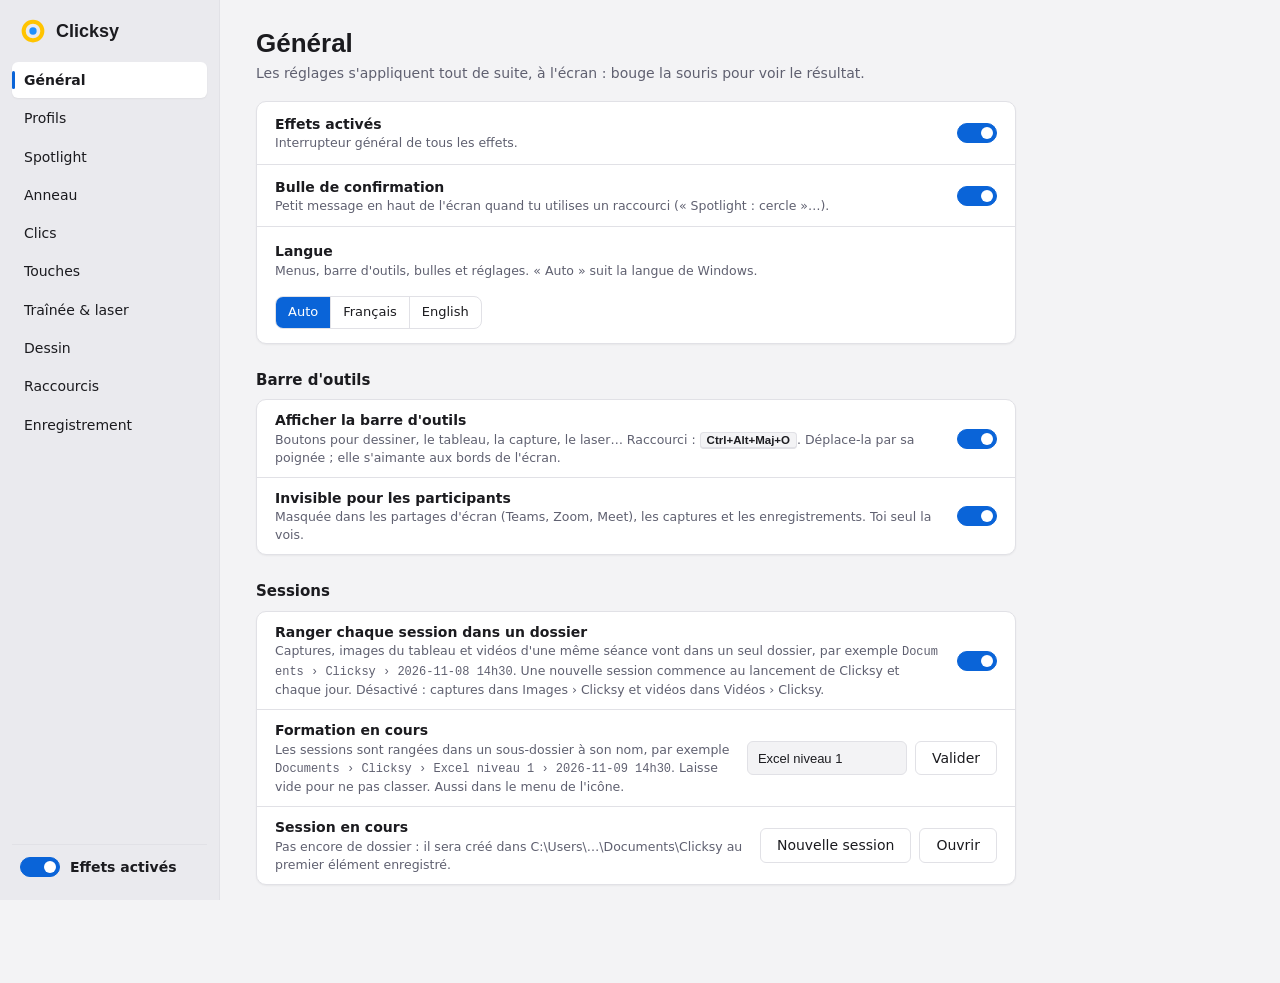
<file: ui/index.html>
<!doctype html>
<html lang="fr">
<head>
  <meta charset="utf-8">
  <meta name="viewport" content="width=device-width, initial-scale=1">
  <title>Clicksy – Réglages</title>
  <link rel="stylesheet" href="style.css">
</head>
<body>
  <aside class="sidebar">
    <div class="brand">
      <svg class="logo" viewBox="0 0 32 32" aria-hidden="true">
        <circle cx="16" cy="16" r="11.5" fill="none" stroke="#FFC400" stroke-width="5"/>
        <circle cx="16" cy="16" r="4.5" fill="#1E90FF"/>
      </svg>
      <span>Clicksy</span>
    </div>
    <nav>
      <a href="#general" class="active">Général</a>
      <a href="#profiles">Profils</a>
      <a href="#spotlight">Spotlight</a>
      <a href="#ring">Anneau</a>
      <a href="#clicks">Clics</a>
      <a href="#keys">Touches</a>
      <a href="#trail">Traînée &amp; laser</a>
      <a href="#draw">Dessin</a>
      <a href="#hotkeys">Raccourcis</a>
      <a href="#record">Enregistrement</a>
    </nav>
    <div class="sidebar-foot">
      <label class="switch big" title="Ctrl+Alt+Maj+A">
        <input type="checkbox" data-path="enabled">
        <span class="track"></span>
        <span class="label" id="master-label">Effets activés</span>
      </label>
    </div>
  </aside>

  <main>
    <section id="general" class="page active">
      <h1>Général</h1>
      <p class="lead">Les réglages s'appliquent tout de suite, à l'écran : bouge la souris pour voir le résultat.</p>

      <div class="card">
        <div class="row">
          <div class="row-text"><strong>Effets activés</strong><span>Interrupteur général de tous les effets.</span></div>
          <label class="switch"><input type="checkbox" data-path="enabled"><span class="track"></span></label>
        </div>
        <div class="row">
          <div class="row-text"><strong>Bulle de confirmation</strong><span>Petit message en haut de l'écran quand tu utilises un raccourci (« Spotlight : cercle »…).</span></div>
          <label class="switch"><input type="checkbox" data-path="show_banner"><span class="track"></span></label>
        </div>
        <div class="row stack">
          <div class="row-text"><strong>Langue</strong><span>Menus, barre d'outils, bulles et réglages. « Auto » suit la langue de Windows.</span></div>
          <div class="segmented" data-path="language" id="language">
            <button data-value="Auto">Auto</button>
            <button data-value="Fr">Français</button>
            <button data-value="En">English</button>
          </div>
        </div>
      </div>

      <h2>Barre d'outils</h2>
      <div class="card">
        <div class="row">
          <div class="row-text"><strong>Afficher la barre d'outils</strong><span>Boutons pour dessiner, le tableau, la capture, le laser… Raccourci : <kbd data-hk="toggle_toolbar"></kbd>. Déplace-la par sa poignée ; elle s'aimante aux bords de l'écran.</span></div>
          <label class="switch"><input type="checkbox" data-path="toolbar.visible"><span class="track"></span></label>
        </div>
        <div class="row">
          <div class="row-text"><strong>Invisible pour les participants</strong><span>Masquée dans les partages d'écran (Teams, Zoom, Meet), les captures et les enregistrements. Toi seul la vois.</span></div>
          <label class="switch"><input type="checkbox" data-path="toolbar.hide_from_capture"><span class="track"></span></label>
        </div>
      </div>

      <h2>Sessions</h2>
      <div class="card">
        <div class="row">
          <div class="row-text"><strong>Ranger chaque session dans un dossier</strong><span>Captures, images du tableau et vidéos d'une même séance vont dans un seul dossier, par exemple <span class="mono">Documents › Clicksy › 2026-11-08 14h30</span>. Une nouvelle session commence au lancement de Clicksy et chaque jour. Désactivé : captures dans Images › Clicksy et vidéos dans Vidéos › Clicksy.</span></div>
          <label class="switch"><input type="checkbox" data-path="session.enabled"><span class="track"></span></label>
        </div>
        <div class="row">
          <div class="row-text"><strong>Formation en cours</strong><span>Les sessions sont rangées dans un sous-dossier à son nom, par exemple <span class="mono">Documents › Clicksy › Excel niveau 1 › 2026-11-09 14h30</span>. Laisse vide pour ne pas classer. Aussi dans le menu de l'icône.</span></div>
          <div class="btns">
            <input type="text" class="text" id="formation" list="formation-list" maxlength="60" placeholder="Ex. : Excel niveau 1">
            <datalist id="formation-list"></datalist>
            <button class="btn" id="formation-set">Valider</button>
          </div>
        </div>
        <div class="row">
          <div class="row-text"><strong>Session en cours</strong><span id="session-dir" class="mono">…</span></div>
          <div class="btns">
            <button class="btn" id="new-session">Nouvelle session</button>
            <button class="btn" id="open-session">Ouvrir</button>
          </div>
        </div>
      </div>

      <h2>Capture d'écran</h2>
      <div class="card">
        <div class="row">
          <div class="row-text"><strong>Copier aussi dans le presse-papiers</strong><span>Raccourci : <kbd data-hk="screenshot"></kbd>. Capture l'écran où se trouve la souris, effets compris, dans le dossier de la session.</span></div>
          <label class="switch"><input type="checkbox" data-path="capture.copy_to_clipboard"><span class="track"></span></label>
        </div>
      </div>

      <h2>Données</h2>
      <div class="card">
        <div class="row">
          <div class="row-text"><strong>Dossier de configuration</strong><span id="data-dir" class="mono">…</span></div>
          <button class="btn" id="open-dir">Ouvrir</button>
        </div>
        <div class="row">
          <div class="row-text"><strong>Revenir aux réglages d'origine</strong><span>Effets, couleurs et raccourcis par défaut.</span></div>
          <button class="btn danger" id="reset">Réinitialiser</button>
        </div>
      </div>

      <p class="note">Clicksy ne fait aucun appel réseau et n'envoie aucune donnée. Les touches tapées ne sont jamais enregistrées : l'affichage des touches les montre quelques secondes, puis les oublie.</p>
    </section>

    <section id="profiles" class="page">
      <h1>Profils</h1>
      <p class="lead">Un profil regroupe tes réglages (effets, dessin, touches, enregistrement) pour un usage : tuto, classe virtuelle, stream… Applique-le en un clic avec le bouton « Profil » de la barre d'outils, le menu de l'icône, ou <kbd data-hk="next_profile"></kbd> pour passer au suivant.</p>
      <div class="card" id="profile-list"></div>
      <div class="card">
        <div class="row">
          <div class="row-text"><strong>Nouveau profil</strong><span>Crée un profil à partir des réglages actuels.</span></div>
          <div class="btns">
            <input type="text" class="text" id="profile-name" maxlength="40" placeholder="Nom du profil">
            <button class="btn" id="profile-add">Créer</button>
          </div>
        </div>
      </div>
      <p class="note">Pour modifier un profil : applique-le, change les réglages dans les autres pages, puis clique sur « Mettre à jour ». Les raccourcis, la barre d'outils et les dossiers ne font pas partie des profils. Si tu supprimes tous les profils, ceux d'origine reviennent.</p>
    </section>

    <section id="spotlight" class="page">
      <h1>Spotlight</h1>
      <p class="lead">Assombrit l'écran sauf autour du curseur, pour guider le regard.</p>

      <div class="card">
        <div class="row">
          <div class="row-text"><strong>Spotlight allumé</strong><span>Raccourci : <kbd data-hk="cycle_spotlight"></kbd>, ou le bouton « Spot » de la barre d'outils. Les deux allument et éteignent la forme choisie ci-dessous.</span></div>
          <label class="switch"><input type="checkbox" id="spot-on"><span class="track"></span></label>
        </div>
        <div class="row stack">
          <div class="row-text"><strong>Forme</strong></div>
          <div class="segmented" data-path="spotlight.shape">
            <button data-value="Circle">Cercle</button>
            <button data-value="HBand">Bande horizontale</button>
            <button data-value="VBand">Bande verticale</button>
          </div>
        </div>
        <div class="row">
          <div class="row-text"><strong>Taille du cercle</strong><span>Rayon, en pixels à 100 %.</span></div>
          <div class="slider"><input type="range" min="40" max="600" step="5" data-path="spotlight.radius"><output></output></div>
        </div>
        <div class="row">
          <div class="row-text"><strong>Largeur de la bande</strong><span>Hauteur (bande horizontale) ou largeur (verticale).</span></div>
          <div class="slider"><input type="range" min="40" max="800" step="5" data-path="spotlight.band_size"><output></output></div>
        </div>
        <div class="row">
          <div class="row-text"><strong>Assombrissement</strong><span>Opacité du voile sur le reste de l'écran.</span></div>
          <div class="slider"><input type="range" min="0" max="1" step="0.01" data-path="spotlight.dim" data-percent><output></output></div>
        </div>
        <div class="row">
          <div class="row-text"><strong>Douceur du bord</strong><span>0 = bord net.</span></div>
          <div class="slider"><input type="range" min="0" max="150" step="1" data-path="spotlight.feather"><output></output></div>
        </div>
        <div class="row">
          <div class="row-text"><strong>Couleur du voile</strong><span>Noir par défaut ; une couleur sombre de la charte du client fonctionne aussi.</span></div>
          <input type="color" data-path="spotlight.dim_color">
        </div>
      </div>
    </section>

    <section id="ring" class="page">
      <h1>Anneau</h1>
      <p class="lead">Un cercle autour du curseur pour le repérer d'un coup d'œil, même en partage d'écran.</p>
      <div class="card">
        <div class="row">
          <div class="row-text"><strong>Afficher l'anneau</strong><span>Raccourci : <kbd data-hk="toggle_ring"></kbd></span></div>
          <label class="switch"><input type="checkbox" data-path="ring.enabled"><span class="track"></span></label>
        </div>
        <div class="row">
          <div class="row-text"><strong>Couleur</strong></div>
          <div class="swatches" data-for="ring.color"></div>
          <input type="color" data-path="ring.color">
        </div>
        <div class="row">
          <div class="row-text"><strong>Taille</strong><span>Rayon, en pixels à 100 %.</span></div>
          <div class="slider"><input type="range" min="8" max="120" step="1" data-path="ring.radius"><output></output></div>
        </div>
        <div class="row">
          <div class="row-text"><strong>Épaisseur</strong></div>
          <div class="slider"><input type="range" min="1" max="24" step="0.5" data-path="ring.thickness"><output></output></div>
        </div>
        <div class="row">
          <div class="row-text"><strong>Opacité</strong></div>
          <div class="slider"><input type="range" min="0.1" max="1" step="0.01" data-path="ring.opacity" data-percent><output></output></div>
        </div>
        <div class="row">
          <div class="row-text"><strong>Pulsation</strong><span>L'anneau « respire » doucement.</span></div>
          <label class="switch"><input type="checkbox" data-path="ring.pulse"><span class="track"></span></label>
        </div>
        <div class="row">
          <div class="row-text"><strong>Rythme de la pulsation</strong><span>Durée d'un cycle.</span></div>
          <div class="slider"><input type="range" min="400" max="4000" step="100" data-path="ring.pulse_period_ms" data-unit="ms"><output></output></div>
        </div>
      </div>
    </section>

    <section id="clicks" class="page">
      <h1>Clics</h1>
      <p class="lead">Une onde colorée à chaque clic : on voit tout de suite quel bouton a été pressé.</p>
      <div class="card">
        <div class="row">
          <div class="row-text"><strong>Afficher les clics</strong><span>Raccourci : <kbd data-hk="toggle_clicks"></kbd></span></div>
          <label class="switch"><input type="checkbox" data-path="clicks.enabled"><span class="track"></span></label>
        </div>
        <div class="row">
          <div class="row-text"><strong>Couleurs</strong><span>Gauche, droit, milieu.</span></div>
          <div class="colors3">
            <label><input type="color" data-path="clicks.left_color"><span>Gauche</span></label>
            <label><input type="color" data-path="clicks.right_color"><span>Droit</span></label>
            <label><input type="color" data-path="clicks.middle_color"><span>Milieu</span></label>
          </div>
        </div>
        <div class="row">
          <div class="row-text"><strong>Taille de l'onde</strong></div>
          <div class="slider"><input type="range" min="10" max="150" step="1" data-path="clicks.radius"><output></output></div>
        </div>
        <div class="row">
          <div class="row-text"><strong>Épaisseur</strong></div>
          <div class="slider"><input type="range" min="1" max="16" step="0.5" data-path="clicks.thickness"><output></output></div>
        </div>
        <div class="row">
          <div class="row-text"><strong>Durée</strong></div>
          <div class="slider"><input type="range" min="150" max="1500" step="10" data-path="clicks.duration_ms" data-unit="ms"><output></output></div>
        </div>
        <div class="row">
          <div class="row-text"><strong>Pastille bouton maintenu</strong><span>Visible pendant un glisser-déposer.</span></div>
          <label class="switch"><input type="checkbox" data-path="clicks.show_held"><span class="track"></span></label>
        </div>
      </div>
      <h2>Son</h2>
      <div class="card">
        <div class="row">
          <div class="row-text"><strong>Son de clic</strong><span>Utile en vidéo, quand le spectateur ne voit pas la souris.</span></div>
          <label class="switch"><input type="checkbox" data-path="clicks.sound"><span class="track"></span></label>
        </div>
        <div class="row">
          <div class="row-text"><strong>Volume</strong></div>
          <div class="slider"><input type="range" min="0.1" max="1" step="0.1" data-path="clicks.sound_volume" data-percent><output></output></div>
        </div>
      </div>
    </section>

    <section id="keys" class="page">
      <h1>Touches</h1>
      <p class="lead">Affiche en bas de l'écran les raccourcis que tu utilises (<kbd>Ctrl</kbd> + <kbd>C</kbd>, <kbd>Alt</kbd> + <kbd>Tab</kbd>, <kbd>Maj</kbd> + clic…) : idéal pour un tuto informatique.</p>
      <div class="card">
        <div class="row">
          <div class="row-text"><strong>Afficher les touches</strong><span>Raccourci : <kbd data-hk="toggle_keys"></kbd>, ou le bouton « Touches » de la barre d'outils.</span></div>
          <label class="switch"><input type="checkbox" data-path="keys.enabled"><span class="track"></span></label>
        </div>
        <div class="row stack">
          <div class="row-text"><strong>Quelles touches</strong><span>Raccourcis seulement : combinaisons avec <kbd>Ctrl</kbd>, <kbd>Alt</kbd> ou <kbd>Win</kbd>, touches F1 à F12, Échap. Le texte tapé n'apparaît pas. Toutes les touches : le texte aussi, sauf dans les champs mot de passe (« Saisie masquée »).</span></div>
          <div class="segmented" data-path="keys.all_keys" data-bool>
            <button data-value="false">Raccourcis seulement</button>
            <button data-value="true">Toutes les touches</button>
          </div>
        </div>
        <div class="row">
          <div class="row-text"><strong>Clics avec une touche</strong><span>« Maj + Clic gauche », « Ctrl + Molette ↑ »…</span></div>
          <label class="switch"><input type="checkbox" data-path="keys.mouse"><span class="track"></span></label>
        </div>
        <div class="row stack">
          <div class="row-text"><strong>Position</strong><span>En bas de l'écran où se trouve la souris.</span></div>
          <div class="segmented" data-path="keys.position">
            <button data-value="Left">À gauche</button>
            <button data-value="Center">Au centre</button>
            <button data-value="Right">À droite</button>
          </div>
        </div>
        <div class="row">
          <div class="row-text"><strong>Taille</strong></div>
          <div class="slider"><input type="range" min="14" max="40" step="1" data-path="keys.size"><output></output></div>
        </div>
        <div class="row">
          <div class="row-text"><strong>Durée d'affichage</strong></div>
          <div class="slider"><input type="range" min="600" max="5000" step="100" data-path="keys.duration_ms" data-unit="ms"><output></output></div>
        </div>
      </div>
      <p class="note">Les raccourcis de Clicksy eux-mêmes ne s'affichent pas. Sur un clavier AZERTY, <kbd>AltGr</kbd> (pour @, #, €…) n'est pas pris pour un raccourci.</p>
    </section>

    <section id="trail" class="page">
      <h1>Traînée &amp; laser</h1>
      <p class="lead">Une trace qui suit le curseur puis s'efface : le regard suit le mouvement sans effort.</p>
      <div class="card">
        <div class="row">
          <div class="row-text"><strong>Traînée derrière le curseur</strong><span>Raccourci : <kbd data-hk="toggle_trail"></kbd></span></div>
          <label class="switch"><input type="checkbox" data-path="trail.enabled"><span class="track"></span></label>
        </div>
        <div class="row">
          <div class="row-text"><strong>Couleur</strong></div>
          <div class="swatches" data-for="trail.color"></div>
          <input type="color" data-path="trail.color">
        </div>
        <div class="row">
          <div class="row-text"><strong>Longueur</strong><span>Durée avant que la trace disparaisse.</span></div>
          <div class="slider"><input type="range" min="100" max="1500" step="50" data-path="trail.duration_ms" data-unit="ms"><output></output></div>
        </div>
        <div class="row">
          <div class="row-text"><strong>Épaisseur</strong></div>
          <div class="slider"><input type="range" min="1" max="24" step="0.5" data-path="trail.width"><output></output></div>
        </div>
      </div>

      <h2>Pointeur laser</h2>
      <div class="card">
        <div class="row">
          <div class="row-text"><strong>Activer le laser</strong><span>Raccourci : <kbd data-hk="toggle_laser"></kbd>. Remplace l'anneau par un point lumineux avec sa traînée, comme une télécommande de présentation.</span></div>
        </div>
        <div class="row">
          <div class="row-text"><strong>Couleur</strong></div>
          <div class="swatches" data-for="laser.color"></div>
          <input type="color" data-path="laser.color">
        </div>
        <div class="row">
          <div class="row-text"><strong>Taille du point</strong></div>
          <div class="slider"><input type="range" min="3" max="20" step="0.5" data-path="laser.size"><output></output></div>
        </div>
        <div class="row">
          <div class="row-text"><strong>Longueur de la traînée</strong></div>
          <div class="slider"><input type="range" min="100" max="2000" step="50" data-path="laser.duration_ms" data-unit="ms"><output></output></div>
        </div>
      </div>
    </section>

    <section id="draw" class="page">
      <h1>Dessin</h1>
      <p class="lead">Entoure, encadre ou fléche ce qui compte, directement sur l'écran, puis efface d'une touche.</p>
      <div class="card help">
        <div class="row">
          <div class="row-text">
            <strong>Mode d'emploi</strong>
            <span><kbd data-hk="toggle_draw"></kbd> entre et sort du mode dessin. Pendant le dessin, les clics ne vont plus à l'application en dessous.</span>
          </div>
        </div>
        <div class="row keys">
          <div><kbd>P</kbd> stylo</div><div><kbd>R</kbd> cadre</div><div><kbd>E</kbd> rond</div><div><kbd>F</kbd> flèche</div>
          <div><kbd>Clic droit</kbd> outil suivant</div>
          <div><kbd>1</kbd> <kbd>2</kbd> <kbd>3</kbd> couleurs</div><div><kbd>Molette</kbd> épaisseur</div>
          <div><kbd>Maj</kbd> carré, cercle, flèche droite</div>
          <div><kbd>Ctrl</kbd> + <kbd>Z</kbd> annuler</div><div><kbd>Échap</kbd> tout effacer, puis quitter</div>
        </div>
      </div>
      <div class="card">
        <div class="row">
          <div class="row-text"><strong>Couleurs</strong><span>Touches 1, 2 et 3.</span></div>
          <div class="colors3">
            <label><input type="color" data-path="draw.colors.0"><span>1</span></label>
            <label><input type="color" data-path="draw.colors.1"><span>2</span></label>
            <label><input type="color" data-path="draw.colors.2"><span>3</span></label>
          </div>
        </div>
        <div class="row">
          <div class="row-text"><strong>Épaisseur du trait</strong><span>Au départ ; la molette la change pendant le dessin.</span></div>
          <div class="slider"><input type="range" min="1" max="24" step="0.5" data-path="draw.width"><output></output></div>
        </div>
        <div class="row stack">
          <div class="row-text"><strong>Outil au démarrage</strong></div>
          <div class="segmented" data-path="draw.default_tool">
            <button data-value="Pen">Stylo</button>
            <button data-value="Rect">Cadre</button>
            <button data-value="Ellipse">Rond</button>
            <button data-value="Arrow">Flèche</button>
          </div>
        </div>
        <div class="row">
          <div class="row-text"><strong>Effacer en quittant le mode dessin</strong><span>Sinon, les dessins restent affichés jusqu'au prochain Échap.</span></div>
          <label class="switch"><input type="checkbox" data-path="draw.clear_on_exit"><span class="track"></span></label>
        </div>
        <div class="row">
          <div class="row-text"><strong>Garder une image du tableau</strong><span>Quand tu effaces ou fermes le tableau blanc ou noir, son contenu est enregistré en image dans le dossier de la session.</span></div>
          <label class="switch"><input type="checkbox" data-path="draw.save_board"><span class="track"></span></label>
        </div>
      </div>
    </section>

    <section id="hotkeys" class="page">
      <h1>Raccourcis</h1>
      <p class="lead">Clique dans un champ puis appuie sur la combinaison voulue. <kbd>Échap</kbd> annule, <kbd>Retour arrière</kbd> supprime le raccourci.</p>
      <div class="card">
        <div class="row">
          <div class="row-text"><strong>Activer / désactiver tous les effets</strong></div>
          <input class="hotkey" data-path="hotkeys.toggle_all" readonly>
        </div>
        <div class="row">
          <div class="row-text"><strong>Allumer / éteindre le spotlight</strong></div>
          <input class="hotkey" data-path="hotkeys.cycle_spotlight" readonly>
        </div>
        <div class="row">
          <div class="row-text"><strong>Afficher / masquer l'anneau</strong></div>
          <input class="hotkey" data-path="hotkeys.toggle_ring" readonly>
        </div>
        <div class="row">
          <div class="row-text"><strong>Afficher / masquer les clics</strong></div>
          <input class="hotkey" data-path="hotkeys.toggle_clicks" readonly>
        </div>
        <div class="row">
          <div class="row-text"><strong>Traînée du curseur</strong></div>
          <input class="hotkey" data-path="hotkeys.toggle_trail" readonly>
        </div>
        <div class="row">
          <div class="row-text"><strong>Pointeur laser</strong></div>
          <input class="hotkey" data-path="hotkeys.toggle_laser" readonly>
        </div>
        <div class="row">
          <div class="row-text"><strong>Mode dessin</strong></div>
          <input class="hotkey" data-path="hotkeys.toggle_draw" readonly>
        </div>
        <div class="row">
          <div class="row-text"><strong>Tableau blanc / noir</strong></div>
          <input class="hotkey" data-path="hotkeys.cycle_board" readonly>
        </div>
        <div class="row">
          <div class="row-text"><strong>Capture d'écran</strong></div>
          <input class="hotkey" data-path="hotkeys.screenshot" readonly>
        </div>
        <div class="row">
          <div class="row-text"><strong>Afficher / masquer la barre d'outils</strong></div>
          <input class="hotkey" data-path="hotkeys.toggle_toolbar" readonly>
        </div>
        <div class="row">
          <div class="row-text"><strong>Enregistrer / arrêter la vidéo</strong></div>
          <input class="hotkey" data-path="hotkeys.toggle_record" readonly>
        </div>
        <div class="row">
          <div class="row-text"><strong>Afficher les touches</strong></div>
          <input class="hotkey" data-path="hotkeys.toggle_keys" readonly>
        </div>
        <div class="row">
          <div class="row-text"><strong>Profil suivant</strong></div>
          <input class="hotkey" data-path="hotkeys.next_profile" readonly>
        </div>
        <div class="row">
          <div class="row-text"><strong>Guide pas à pas</strong></div>
          <input class="hotkey" data-path="hotkeys.toggle_guide" readonly>
        </div>
      </div>
      <p class="warn" id="hk-warn" hidden></p>
      <p class="note">Conseil : garde <kbd>Ctrl</kbd> + <kbd>Alt</kbd> + <kbd>Maj</kbd>. Sur un clavier AZERTY, <kbd>Ctrl</kbd> + <kbd>Alt</kbd> seul équivaut à <kbd>AltGr</kbd> et peut bloquer des caractères comme @ ou #.</p>
    </section>

    <section id="record" class="page">
      <h1>Enregistrement</h1>
      <p class="lead">Capture de l'écran entier, d'une fenêtre ou d'une zone, avec le son du PC et le micro, puis un éditeur pour couper les passages inutiles et zoomer sur les clics.</p>
      <div class="card help">
        <div class="row">
          <div class="row-text"><strong>Comment enregistrer</strong><span>Bouton <strong>Vidéo</strong> de la barre d'outils (écran entier, fenêtre ou zone), ou <kbd data-hk="toggle_record"></kbd> pour l'écran de la souris. Le même bouton ou raccourci arrête. Par défaut, la souris et les effets sont incrustés dans la vidéo.</span></div>
        </div>
      </div>
      <div class="card">
        <div class="row">
          <div class="row-text"><strong>Incruster la souris et les effets dans la vidéo</strong><span>Activé : la vidéo montre ce que tu vois (souris, anneau, clics, dessins, spotlight…), prête à partager. Désactivé : vidéo « propre », sans effets ; l'éditeur redessine la souris à l'export. La barre d'outils n'apparaît jamais dans la vidéo.</span></div>
          <label class="switch"><input type="checkbox" data-path="record.burn_effects"><span class="track"></span></label>
        </div>
      </div>
      <div class="card">
        <div class="row">
          <div class="row-text"><strong>Son du PC</strong><span>Ce que jouent les applications (vidéo, alertes…).</span></div>
          <label class="switch"><input type="checkbox" data-path="record.system_audio"><span class="track"></span></label>
        </div>
        <div class="row">
          <div class="row-text"><strong>Micro</strong><span>Micro par défaut de Windows, sur une piste séparée.</span></div>
          <label class="switch"><input type="checkbox" data-path="record.mic"><span class="track"></span></label>
        </div>
        <div class="row stack">
          <div class="row-text"><strong>Images par seconde</strong><span>30 suffit pour un tuto ; 60 pour des animations fluides (fichiers plus lourds).</span></div>
          <div class="segmented" data-path="record.fps" data-number>
            <button data-value="30">30 i/s</button>
            <button data-value="60">60 i/s</button>
          </div>
        </div>
        <div class="row">
          <div class="row-text"><strong>Compte à rebours de 3 secondes</strong></div>
          <label class="switch"><input type="checkbox" data-path="record.countdown"><span class="track"></span></label>
        </div>
        <div class="row">
          <div class="row-text"><strong>Ouvrir le dossier à la fin</strong><span>Chaque enregistrement crée un dossier « Vidéo » dans le dossier de la session (ou dans Vidéos &rsaquo; Clicksy si les sessions sont désactivées).</span></div>
          <label class="switch"><input type="checkbox" data-path="record.open_folder_after"><span class="track"></span></label>
        </div>
      </div>

      <h2>Éditeur vidéo</h2>
      <div class="card">
        <div class="row">
          <div class="row-text"><strong>Ouvrir l'éditeur à la fin</strong><span>L'enregistrement s'ouvre dans l'éditeur : coupe le début, la fin ou des passages, ajuste les zooms proposés sur les clics, règle le son, puis exporte la vidéo finale en MP4.</span></div>
          <label class="switch"><input type="checkbox" data-path="record.open_editor_after"><span class="track"></span></label>
        </div>
        <div class="row">
          <div class="row-text"><strong>Ouvrir l'éditeur maintenant</strong><span>Aussi dans le menu du bouton « Vidéo » et le menu de l'icône.</span></div>
          <button class="btn" id="open-editor">Ouvrir</button>
        </div>
      </div>

      <h2>Guide pas à pas</h2>
      <div class="card">
        <div class="row">
          <div class="row-text"><strong>Créer un guide pour les stagiaires</strong><span>Bouton « Guide » de la barre d'outils ou <kbd data-hk="toggle_guide"></kbd> : chaque clic devient une étape illustrée (« Cliquer sur le bouton « Enregistrer » »), chaque raccourci aussi. Re-clique sur « Guide » pour terminer : une page s'ouvre dans le navigateur, modifiable et imprimable en PDF. Le texte tapé n'est jamais noté.</span></div>
        </div>
      </div>
    </section>
  </main>

  <div class="toast" id="toast" role="status" hidden></div>
  <script src="i18n.js"></script>
  <script src="i18n-en.js"></script>
  <script src="app.js"></script>
</body>
</html>
</file>
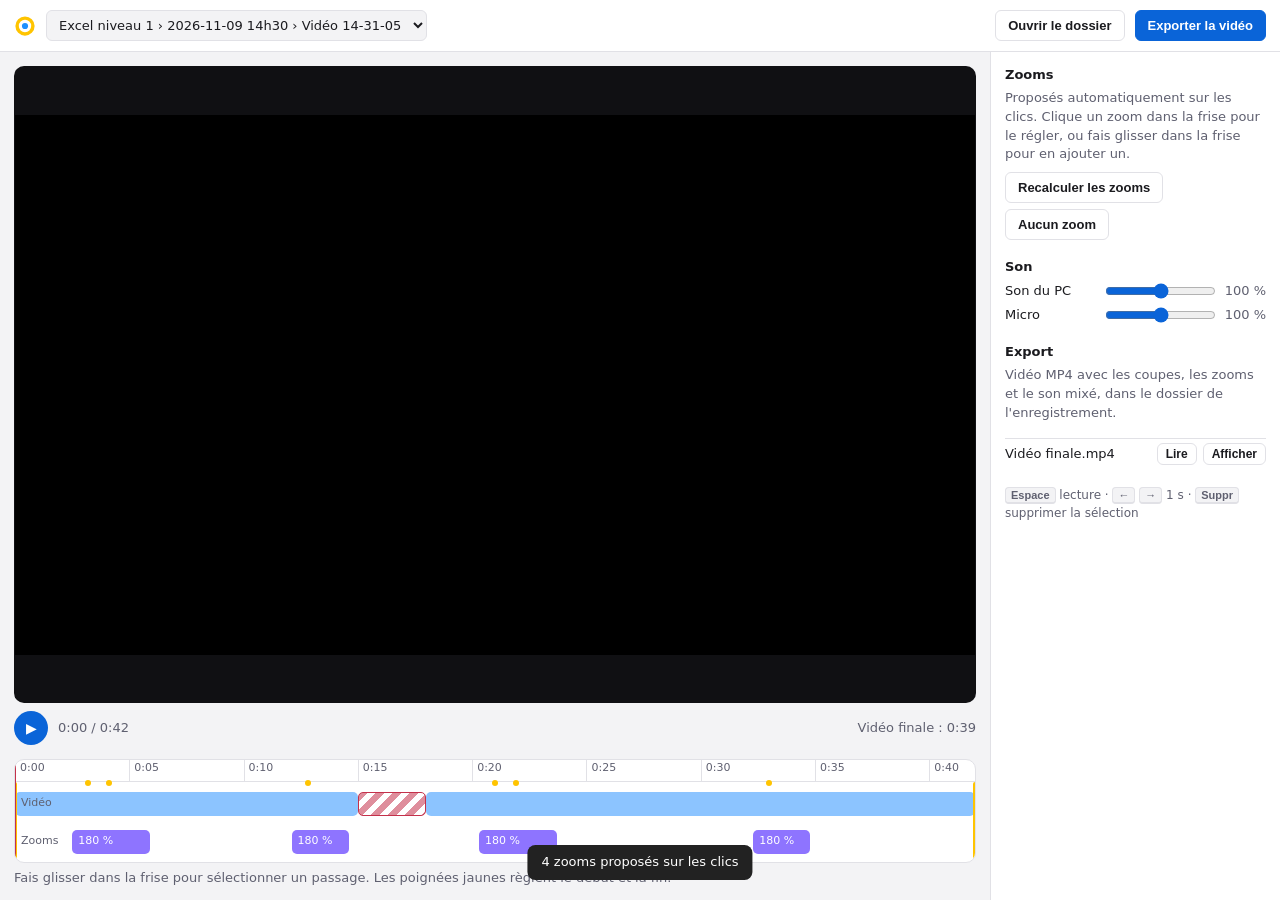
<file: ui/editor.html>
<!doctype html>
<html lang="fr">
<head>
  <meta charset="utf-8">
  <meta name="viewport" content="width=device-width, initial-scale=1">
  <title>Clicksy – Éditeur vidéo</title>
  <link rel="stylesheet" href="editor.css">
</head>
<body>
  <header class="top">
    <svg class="logo" viewBox="0 0 32 32" aria-hidden="true">
      <circle cx="16" cy="16" r="11.5" fill="none" stroke="#FFC400" stroke-width="5"/>
      <circle cx="16" cy="16" r="4.5" fill="#1E90FF"/>
    </svg>
    <select id="project" aria-label="Enregistrement"></select>
    <span class="spacer"></span>
    <button class="btn" id="reveal">Ouvrir le dossier</button>
    <button class="btn primary" id="export">Exporter la vidéo</button>
  </header>

  <div class="empty" id="empty" hidden>
    <h2>Aucun enregistrement</h2>
    <p>Enregistre ton écran avec le bouton « Vidéo » de la barre d'outils : la vidéo s'ouvrira ici.</p>
  </div>

  <main id="main">
    <section class="stage-wrap">
      <div class="stage" id="stage">
        <div class="viewport" id="viewport">
          <div class="layer" id="layer">
            <video id="video" preload="auto" playsinline></video>
            <canvas id="cursor"></canvas>
          </div>
        </div>
        <div class="pick-hint" id="pick-hint" hidden>Clique dans l'image pour placer le centre du zoom</div>
      </div>
      <div class="transport">
        <button class="icon" id="play" title="Lecture / pause (Espace)">▶</button>
        <span class="time" id="time">0:00 / 0:00</span>
        <span class="spacer"></span>
        <span class="final" id="final"></span>
      </div>
    </section>

    <aside class="panel">
      <div class="group" id="sel-box" hidden>
        <h2 id="sel-title">Sélection</h2>
        <p class="hint" id="sel-text"></p>
        <div class="zoom-ctl" id="zoom-ctl" hidden>
          <label class="field"><span>Grossissement</span><input type="range" id="zoom-scale" min="1.2" max="3" step="0.1"><output id="zoom-scale-out"></output></label>
          <button class="btn" id="zoom-pick">Placer le centre</button>
        </div>
        <div class="row-btns">
          <button class="btn" id="sel-cut">Couper ce passage</button>
          <button class="btn" id="sel-zoom">Zoomer sur ce passage</button>
          <button class="btn danger" id="sel-remove">Supprimer</button>
        </div>
      </div>

      <div class="group">
        <h2>Zooms</h2>
        <p class="hint">Proposés automatiquement sur les clics. Clique un zoom dans la frise pour le régler, ou fais glisser dans la frise pour en ajouter un.</p>
        <div class="row-btns">
          <button class="btn" id="auto-zooms">Recalculer les zooms</button>
          <button class="btn" id="clear-zooms">Aucun zoom</button>
        </div>
      </div>

      <div class="group">
        <h2>Son</h2>
        <label class="field" id="vol-system-row"><span>Son du PC</span><input type="range" id="vol-system" min="0" max="2" step="0.05"><output></output></label>
        <label class="field" id="vol-mic-row"><span>Micro</span><input type="range" id="vol-mic" min="0" max="2" step="0.05"><output></output></label>
        <p class="hint" id="no-audio" hidden>Cet enregistrement n'a pas de son.</p>
      </div>

      <div class="group">
        <h2>Export</h2>
        <p class="hint">Vidéo MP4 avec les coupes, les zooms et le son mixé, dans le dossier de l'enregistrement.</p>
        <div class="progress" id="progress" hidden><div class="bar" id="bar"></div></div>
        <div class="row-btns">
          <button class="btn" id="cancel" hidden>Annuler l'export</button>
        </div>
        <ul class="exports" id="exports"></ul>
      </div>

      <p class="keys-help"><kbd>Espace</kbd> lecture · <kbd>←</kbd> <kbd>→</kbd> 1 s · <kbd>Suppr</kbd> supprimer la sélection</p>
    </aside>

    <section class="timeline-wrap">
      <div class="timeline" id="timeline">
        <div class="ruler" id="ruler"></div>
        <div class="track video-track" id="track-video"><span class="track-label">Vidéo</span></div>
        <div class="track zoom-track" id="track-zoom"><span class="track-label">Zooms</span></div>
        <div class="selection" id="selection" hidden></div>
        <div class="trim trim-in" id="trim-in" title="Début"></div>
        <div class="trim trim-out" id="trim-out" title="Fin"></div>
        <div class="playhead" id="playhead"></div>
      </div>
      <p class="hint timeline-hint">Fais glisser dans la frise pour sélectionner un passage. Les poignées jaunes règlent le début et la fin.</p>
    </section>
  </main>

  <audio id="a-system" preload="auto"></audio>
  <audio id="a-mic" preload="auto"></audio>
  <div class="toast" id="toast" role="status" hidden></div>
  <script src="i18n.js"></script>
  <script src="i18n-en.js"></script>
  <script src="editor.js"></script>
</body>
</html>
</file>
<file: ui/style.css>
:root {
  --bg: #f3f3f5;
  --sidebar: #eaeaee;
  --card: #ffffff;
  --border: #e1e1e6;
  --text: #1b1b1f;
  --muted: #5f6070;
  --accent: #0a64d8;
  --accent-soft: rgba(10, 100, 216, 0.12);
  --track: #c9c9d2;
  --danger: #c4314b;
  --warn-bg: #fff4ce;
  --warn-text: #6a4a00;
  --shadow: 0 1px 2px rgba(0, 0, 0, 0.05);
  color-scheme: light;
}

@media (prefers-color-scheme: dark) {
  :root {
    --bg: #1c1c1f;
    --sidebar: #161618;
    --card: #26262a;
    --border: #35353b;
    --text: #ececf1;
    --muted: #a0a1ad;
    --accent: #4c9bff;
    --accent-soft: rgba(76, 155, 255, 0.16);
    --track: #4a4a52;
    --danger: #ff6b81;
    --warn-bg: #3d3216;
    --warn-text: #ffd772;
    --shadow: none;
    color-scheme: dark;
  }
}

* { box-sizing: border-box; }

html, body { height: 100%; }

body {
  margin: 0;
  display: flex;
  background: var(--bg);
  color: var(--text);
  font: 14px/1.45 "Segoe UI Variable Text", "Segoe UI", system-ui, sans-serif;
  user-select: none;
  overflow: hidden;
}

/* ---------- Barre latérale ---------- */
.sidebar {
  width: 220px;
  flex: none;
  display: flex;
  flex-direction: column;
  background: var(--sidebar);
  border-right: 1px solid var(--border);
  padding: 18px 12px;
}

.brand {
  display: flex;
  align-items: center;
  gap: 10px;
  font: 600 18px "Segoe UI Variable Display", "Segoe UI", sans-serif;
  padding: 0 8px 18px;
}
.logo { width: 26px; height: 26px; }

nav { display: flex; flex-direction: column; gap: 2px; }
nav a {
  display: flex;
  align-items: center;
  justify-content: space-between;
  padding: 8px 12px;
  border-radius: 6px;
  color: var(--text);
  text-decoration: none;
  position: relative;
}
nav a:hover { background: var(--accent-soft); }
nav a.active { background: var(--card); box-shadow: var(--shadow); font-weight: 600; }
nav a.active::before {
  content: "";
  position: absolute;
  left: 0; top: 9px; bottom: 9px;
  width: 3px;
  border-radius: 2px;
  background: var(--accent);
}
nav a.soon { color: var(--muted); }
nav em {
  font-style: normal;
  font-size: 11px;
  padding: 1px 6px;
  border-radius: 8px;
  background: var(--accent-soft);
  color: var(--accent);
}

.sidebar-foot { margin-top: auto; padding: 12px 8px 0; border-top: 1px solid var(--border); }

/* ---------- Contenu ---------- */
main { flex: 1; overflow-y: auto; padding: 28px 36px 48px; }
.page { display: none; max-width: 760px; }
.page.active { display: block; }

h1 { font: 600 26px "Segoe UI Variable Display", "Segoe UI", sans-serif; margin: 0 0 4px; }
h2 { font-size: 15px; font-weight: 600; margin: 26px 0 8px; }
.lead { color: var(--muted); margin: 0 0 18px; }
.note { color: var(--muted); font-size: 12.5px; margin-top: 16px; }
.warn {
  background: var(--warn-bg);
  color: var(--warn-text);
  padding: 10px 14px;
  border-radius: 8px;
  margin-top: 12px;
}

.card {
  background: var(--card);
  border: 1px solid var(--border);
  border-radius: 10px;
  box-shadow: var(--shadow);
}
.card.empty { padding: 28px; color: var(--muted); text-align: center; }

.row {
  display: flex;
  align-items: center;
  gap: 16px;
  min-height: 62px;
  padding: 10px 18px;
  border-top: 1px solid var(--border);
}
.row:first-child { border-top: none; }
.row.stack { flex-wrap: wrap; padding-top: 14px; padding-bottom: 14px; }
.row.stack .row-text { flex-basis: 100%; }
.row.keys {
  display: grid;
  grid-template-columns: repeat(auto-fill, minmax(190px, 1fr));
  gap: 8px 16px;
  padding: 12px 18px 14px;
  color: var(--muted);
  font-size: 12.5px;
}
.row-text { flex: 1; min-width: 0; display: flex; flex-direction: column; }
.row-text span { color: var(--muted); font-size: 12.5px; }
.row.disabled { opacity: 0.45; pointer-events: none; }
.mono { font-family: "Cascadia Mono", Consolas, monospace; font-size: 12px !important; word-break: break-all; user-select: text; }

kbd {
  font: 600 11.5px "Segoe UI", sans-serif;
  padding: 1px 6px;
  border: 1px solid var(--border);
  border-bottom-width: 2px;
  border-radius: 4px;
  background: var(--bg);
  color: var(--text);
  white-space: nowrap;
}

/* ---------- Interrupteur ---------- */
.switch { display: inline-flex; align-items: center; gap: 10px; cursor: pointer; }
.switch input { position: absolute; opacity: 0; pointer-events: none; }
.switch .track {
  width: 40px; height: 20px;
  border-radius: 10px;
  border: 1px solid var(--muted);
  position: relative;
  transition: background 0.15s, border-color 0.15s;
  flex: none;
}
.switch .track::after {
  content: "";
  position: absolute;
  top: 3px; left: 3px;
  width: 12px; height: 12px;
  border-radius: 50%;
  background: var(--muted);
  transition: transform 0.15s, background 0.15s;
}
.switch input:checked + .track { background: var(--accent); border-color: var(--accent); }
.switch input:checked + .track::after { transform: translateX(20px); background: #fff; }
.switch input:focus-visible + .track { outline: 2px solid var(--accent); outline-offset: 2px; }
.switch.big .label { font-weight: 600; }

/* ---------- Curseurs ---------- */
.slider { display: flex; align-items: center; gap: 12px; width: 280px; flex: none; }
.slider input { flex: 1; accent-color: var(--accent); }
.slider output { width: 56px; text-align: right; font-variant-numeric: tabular-nums; color: var(--muted); }

/* ---------- Choix segmenté ---------- */
.segmented { display: flex; flex-wrap: wrap; border: 1px solid var(--border); border-radius: 8px; overflow: hidden; flex: none; }
.segmented button {
  font: inherit;
  font-size: 13px;
  border: none;
  border-left: 1px solid var(--border);
  background: transparent;
  color: var(--text);
  padding: 6px 12px;
  cursor: pointer;
}
.segmented button:first-child { border-left: none; }
.segmented button:hover { background: var(--accent-soft); }
.segmented button.on { background: var(--accent); color: #fff; }

/* ---------- Couleurs ---------- */
input[type="color"] {
  width: 44px; height: 30px;
  padding: 2px;
  border: 1px solid var(--border);
  border-radius: 6px;
  background: var(--card);
  cursor: pointer;
  flex: none;
}
.colors3 { display: flex; gap: 14px; }
.colors3 label { display: flex; flex-direction: column; align-items: center; gap: 3px; font-size: 11.5px; color: var(--muted); }
.swatches { display: flex; gap: 6px; }
.swatches button {
  width: 22px; height: 22px;
  border-radius: 50%;
  border: 2px solid var(--card);
  outline: 1px solid var(--border);
  cursor: pointer;
  padding: 0;
}
.swatches button.on { outline: 2px solid var(--accent); }

/* ---------- Boutons et champs ---------- */
.btn {
  font: inherit;
  padding: 6px 16px;
  border-radius: 6px;
  border: 1px solid var(--border);
  background: var(--card);
  color: var(--text);
  cursor: pointer;
  flex: none;
}
.btn:hover { border-color: var(--accent); }
.btn.danger { color: var(--danger); }
.btn.danger:hover { border-color: var(--danger); }

.hotkey {
  width: 200px;
  font: 600 13px "Segoe UI", sans-serif;
  text-align: center;
  padding: 7px 10px;
  border-radius: 6px;
  border: 1px solid var(--border);
  background: var(--bg);
  color: var(--text);
  cursor: pointer;
  flex: none;
}
.hotkey:focus { outline: 2px solid var(--accent); border-color: transparent; }
.hotkey.capturing { color: var(--accent); }
.hotkey.conflict { border-color: var(--danger); color: var(--danger); }

.toast {
  position: fixed;
  bottom: 18px; left: 50%;
  transform: translateX(-50%);
  background: var(--text);
  color: var(--bg);
  padding: 8px 16px;
  border-radius: 8px;
  font-size: 13px;
}

@media (max-width: 720px) {
  .sidebar { width: 170px; }
  main { padding: 22px 20px 40px; }
  .slider { width: 200px; }
  .row { flex-wrap: wrap; }
}
.btns { display: flex; gap: 8px; flex: none; }
.text {
  width: 160px;
  font: 13px "Segoe UI", sans-serif;
  padding: 7px 10px;
  border-radius: 6px;
  border: 1px solid var(--border);
  background: var(--bg);
  color: var(--text);
}
.text:focus { outline: 2px solid var(--accent); border-color: transparent; }
.badge { display: inline-block; margin-left: 8px; padding: 1px 8px; border-radius: 10px; font-size: 11px; font-weight: 600; background: #2F7CF6; color: #fff; vertical-align: middle; }
.btns .btn.small { padding: 5px 9px; font-size: 12px; }
</file>
<file: ui/editor.css>
:root {
  --bg: #f3f3f5;
  --panel: #ffffff;
  --border: #e1e1e6;
  --text: #1b1b1f;
  --muted: #5f6070;
  --accent: #0a64d8;
  --accent-soft: rgba(10, 100, 216, 0.14);
  --danger: #c4314b;
  --stage: #101013;
  --track: #e6e6ec;
  --keep: #8cc4ff;
  --cut: rgba(196, 49, 75, 0.55);
  --zoom: #7b5cff;
  --trim: #ffc400;
  color-scheme: light;
}
@media (prefers-color-scheme: dark) {
  :root {
    --bg: #1c1c1f;
    --panel: #26262a;
    --border: #35353b;
    --text: #ececf1;
    --muted: #a0a1ad;
    --accent: #4c9bff;
    --accent-soft: rgba(76, 155, 255, 0.18);
    --danger: #ff6b81;
    --stage: #0b0b0d;
    --track: #303036;
    --keep: #2f6fb3;
    --cut: rgba(255, 107, 129, 0.5);
    --zoom: #9b83ff;
    color-scheme: dark;
  }
}

* { box-sizing: border-box; }
html, body { height: 100%; }
body {
  margin: 0;
  display: flex;
  flex-direction: column;
  background: var(--bg);
  color: var(--text);
  font: 13px/1.45 "Segoe UI Variable Text", "Segoe UI", system-ui, sans-serif;
  user-select: none;
  overflow: hidden;
}

.top {
  display: flex;
  align-items: center;
  gap: 10px;
  padding: 10px 14px;
  border-bottom: 1px solid var(--border);
  background: var(--panel);
}
.logo { width: 22px; height: 22px; flex: none; }
.spacer { flex: 1; }
select {
  font: inherit;
  color: var(--text);
  background: var(--bg);
  border: 1px solid var(--border);
  border-radius: 6px;
  padding: 6px 8px;
  max-width: 520px;
  min-width: 0;
}

.btn {
  font: 600 13px "Segoe UI", sans-serif;
  padding: 7px 12px;
  border-radius: 6px;
  border: 1px solid var(--border);
  background: var(--panel);
  color: var(--text);
  cursor: pointer;
}
.btn:hover { border-color: var(--accent); }
.btn:disabled { opacity: 0.45; cursor: default; }
.btn.primary { background: var(--accent); border-color: var(--accent); color: #fff; }
.btn.danger { color: var(--danger); }
.icon {
  width: 34px; height: 34px;
  border-radius: 50%;
  border: none;
  background: var(--accent);
  color: #fff;
  font-size: 14px;
  cursor: pointer;
}

main {
  flex: 1;
  min-height: 0;
  display: grid;
  grid-template-columns: 1fr 290px;
  grid-template-rows: 1fr auto;
}

.stage-wrap { display: flex; flex-direction: column; min-width: 0; min-height: 0; padding: 14px; gap: 8px; }
.stage {
  position: relative;
  flex: 1;
  min-height: 0;
  background: var(--stage);
  border-radius: 10px;
  overflow: hidden;
  display: flex;
  align-items: center;
  justify-content: center;
}
/* Le cadre visible (zone gardée) est dimensionné par le script. */
.viewport { position: relative; overflow: hidden; background: #000; }
.layer { position: absolute; left: 0; top: 0; transform-origin: 0 0; }
.layer video, .layer canvas { position: absolute; left: 0; top: 0; display: block; }
.stage.picking { cursor: crosshair; }
.pick-hint {
  position: absolute; left: 50%; top: 12px; transform: translateX(-50%);
  background: rgba(0, 0, 0, 0.75); color: #fff; padding: 6px 12px; border-radius: 14px; font-weight: 600;
}
.transport { display: flex; align-items: center; gap: 10px; }
.time, .final { font-variant-numeric: tabular-nums; color: var(--muted); }

.panel {
  grid-row: 1 / span 2;
  grid-column: 2;
  border-left: 1px solid var(--border);
  background: var(--panel);
  padding: 14px;
  overflow-y: auto;
}
.group { margin-bottom: 18px; }
.group h2 { font-size: 13px; margin: 0 0 4px; }
.hint { color: var(--muted); margin: 0 0 8px; }
.row-btns { display: flex; flex-wrap: wrap; gap: 6px; }
.field { display: grid; grid-template-columns: 90px 1fr 44px; align-items: center; gap: 8px; margin: 4px 0; }
.field output { color: var(--muted); text-align: right; font-variant-numeric: tabular-nums; }
.field.disabled { opacity: 0.4; pointer-events: none; }
input[type="range"] { width: 100%; accent-color: var(--accent); }
.zoom-ctl { margin-bottom: 8px; }
.progress { height: 8px; border-radius: 4px; background: var(--track); overflow: hidden; margin-bottom: 8px; }
.bar { height: 100%; width: 0; background: var(--accent); transition: width 0.2s; }
.exports { list-style: none; padding: 0; margin: 8px 0 0; }
.exports li { display: flex; align-items: center; gap: 6px; padding: 4px 0; border-top: 1px solid var(--border); }
.exports li span { flex: 1; overflow: hidden; text-overflow: ellipsis; white-space: nowrap; }
.exports button { font-size: 12px; padding: 3px 8px; }
.keys-help { color: var(--muted); font-size: 12px; }
kbd {
  font: 600 11px "Segoe UI", sans-serif;
  padding: 1px 5px;
  border: 1px solid var(--border);
  border-bottom-width: 2px;
  border-radius: 4px;
  background: var(--bg);
}

.timeline-wrap { padding: 0 14px 12px; min-width: 0; }
.timeline {
  position: relative;
  height: 104px;
  background: var(--panel);
  border: 1px solid var(--border);
  border-radius: 10px;
  overflow: hidden;
  cursor: text;
}
.ruler { position: absolute; left: 0; right: 0; top: 0; height: 22px; border-bottom: 1px solid var(--border); }
.tick { position: absolute; top: 0; height: 100%; border-left: 1px solid var(--border); padding-left: 4px; font-size: 11px; color: var(--muted); }
.track { position: absolute; left: 0; right: 0; height: 32px; }
.video-track { top: 28px; }
.zoom-track { top: 66px; }
.track-label { position: absolute; left: 6px; top: 7px; font-size: 11px; color: var(--muted); z-index: 1; pointer-events: none; }
.seg { position: absolute; top: 4px; bottom: 4px; border-radius: 5px; }
.seg.keep { background: var(--keep); }
.seg.cut {
  background: repeating-linear-gradient(135deg, var(--cut) 0 6px, transparent 6px 12px);
  border: 1px solid var(--danger);
  cursor: pointer;
}
.seg.zoom { background: var(--zoom); opacity: 0.85; cursor: pointer; color: #fff; font-size: 11px; padding: 3px 6px; overflow: hidden; white-space: nowrap; }
.seg.selected { outline: 2px solid var(--text); outline-offset: 1px; }
.seg .grip { position: absolute; top: 0; bottom: 0; width: 7px; cursor: ew-resize; }
.seg .grip.l { left: 0; }
.seg .grip.r { right: 0; }
.click-dot { position: absolute; top: 20px; width: 6px; height: 6px; margin-left: -3px; border-radius: 50%; background: var(--trim); pointer-events: none; }
.selection { position: absolute; top: 22px; bottom: 0; background: var(--accent-soft); border-left: 1px solid var(--accent); border-right: 1px solid var(--accent); pointer-events: none; }
.trim { position: absolute; top: 22px; bottom: 0; width: 10px; margin-left: -5px; cursor: ew-resize; z-index: 3; }
.trim::after { content: ""; position: absolute; left: 3px; top: 0; bottom: 0; width: 4px; border-radius: 2px; background: var(--trim); }
.trimmed { position: absolute; top: 22px; bottom: 0; background: rgba(0, 0, 0, 0.35); pointer-events: none; z-index: 2; }
.playhead { position: absolute; top: 0; bottom: 0; width: 2px; margin-left: -1px; background: var(--danger); pointer-events: none; z-index: 4; }
.timeline-hint { margin: 6px 0 0; }

.empty { margin: auto; text-align: center; color: var(--muted); max-width: 420px; }
.toast {
  position: fixed; left: 50%; bottom: 20px; transform: translateX(-50%);
  background: #222; color: #fff; padding: 8px 14px; border-radius: 8px; z-index: 10;
}
[hidden] { display: none !important; }
</file>
